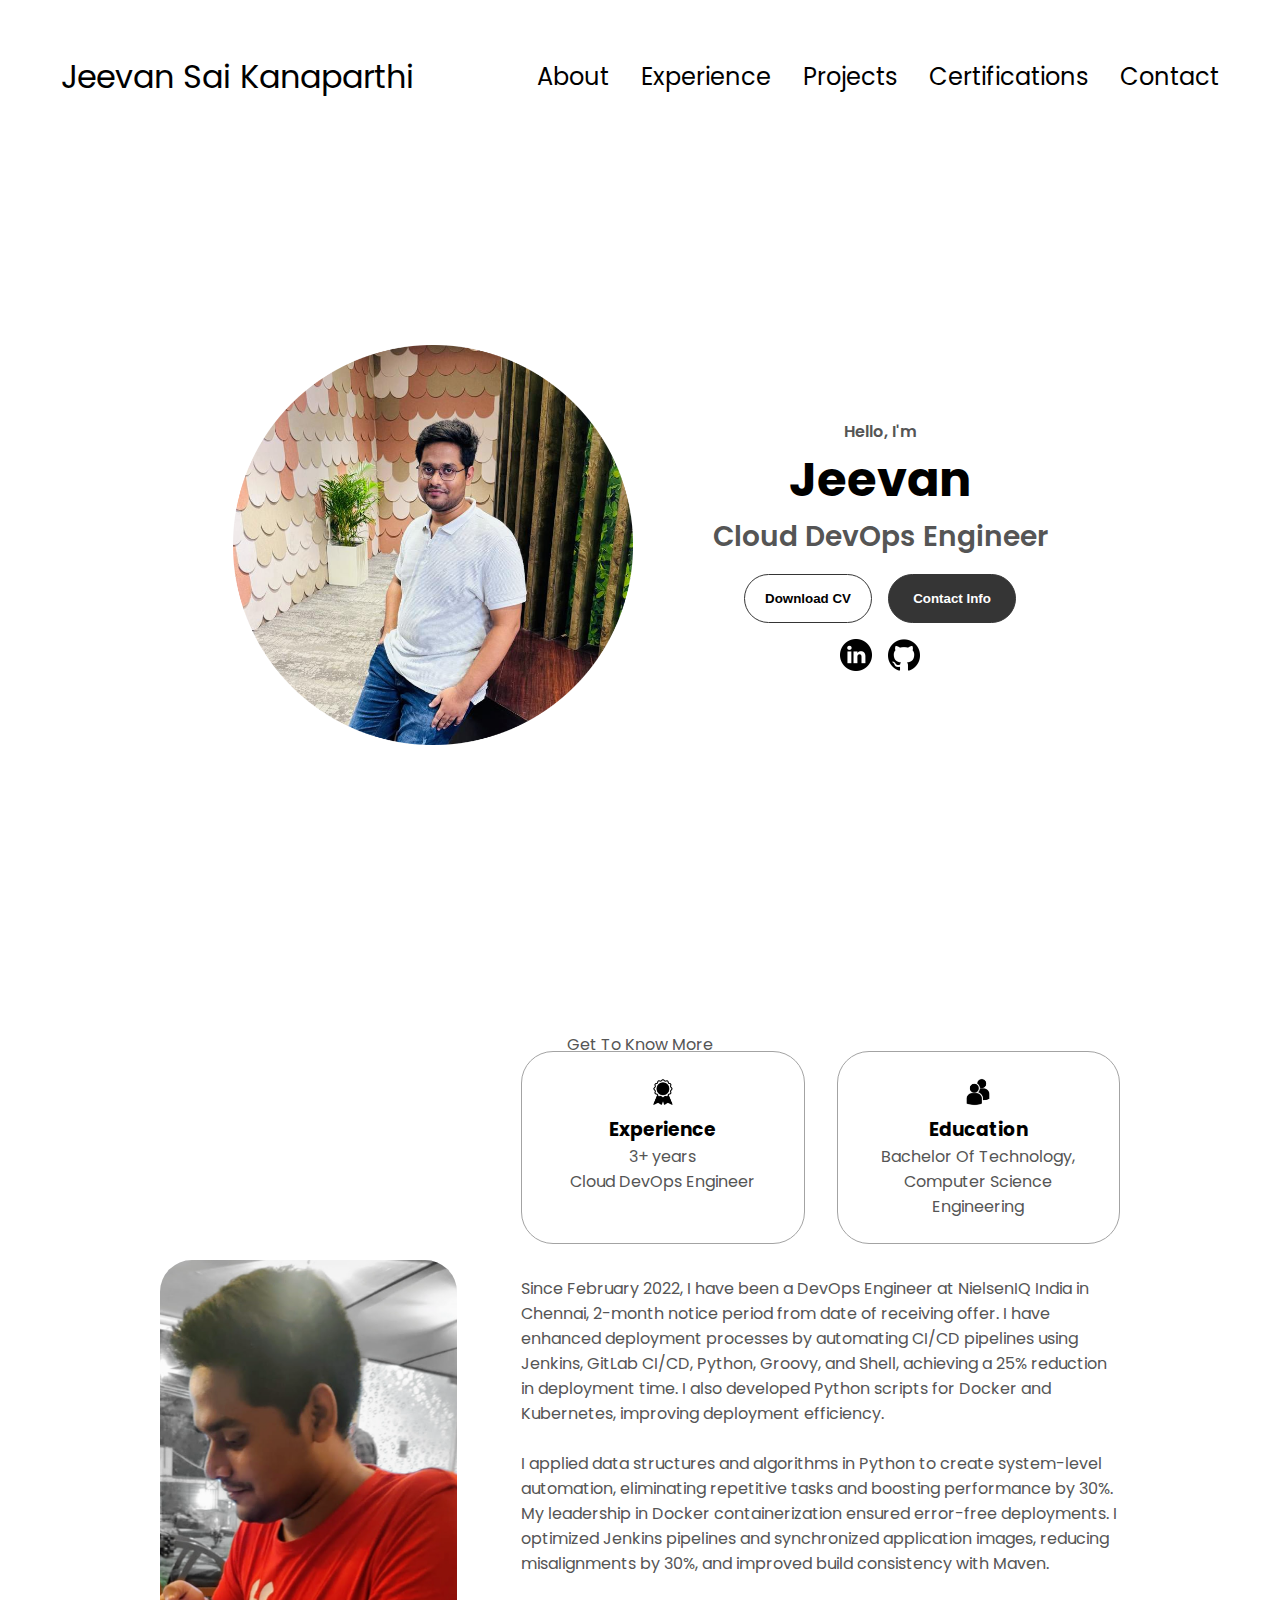
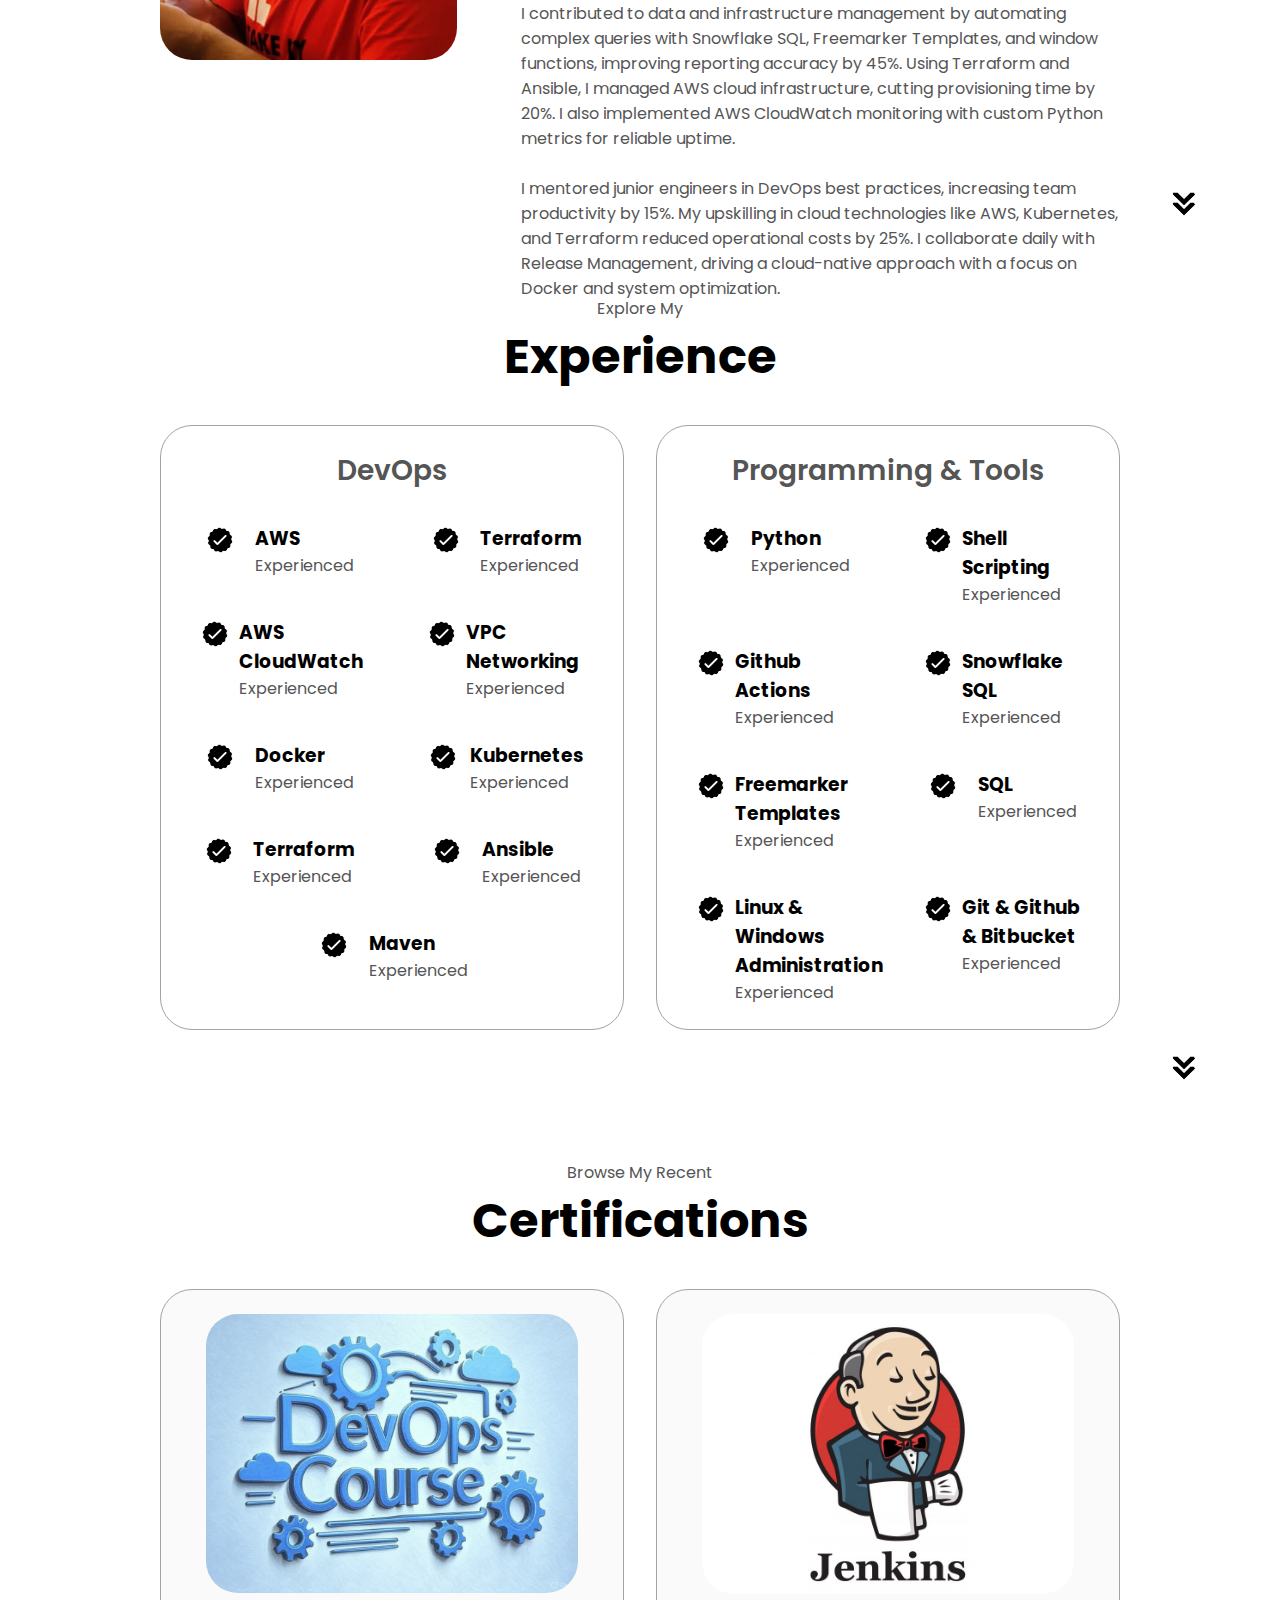
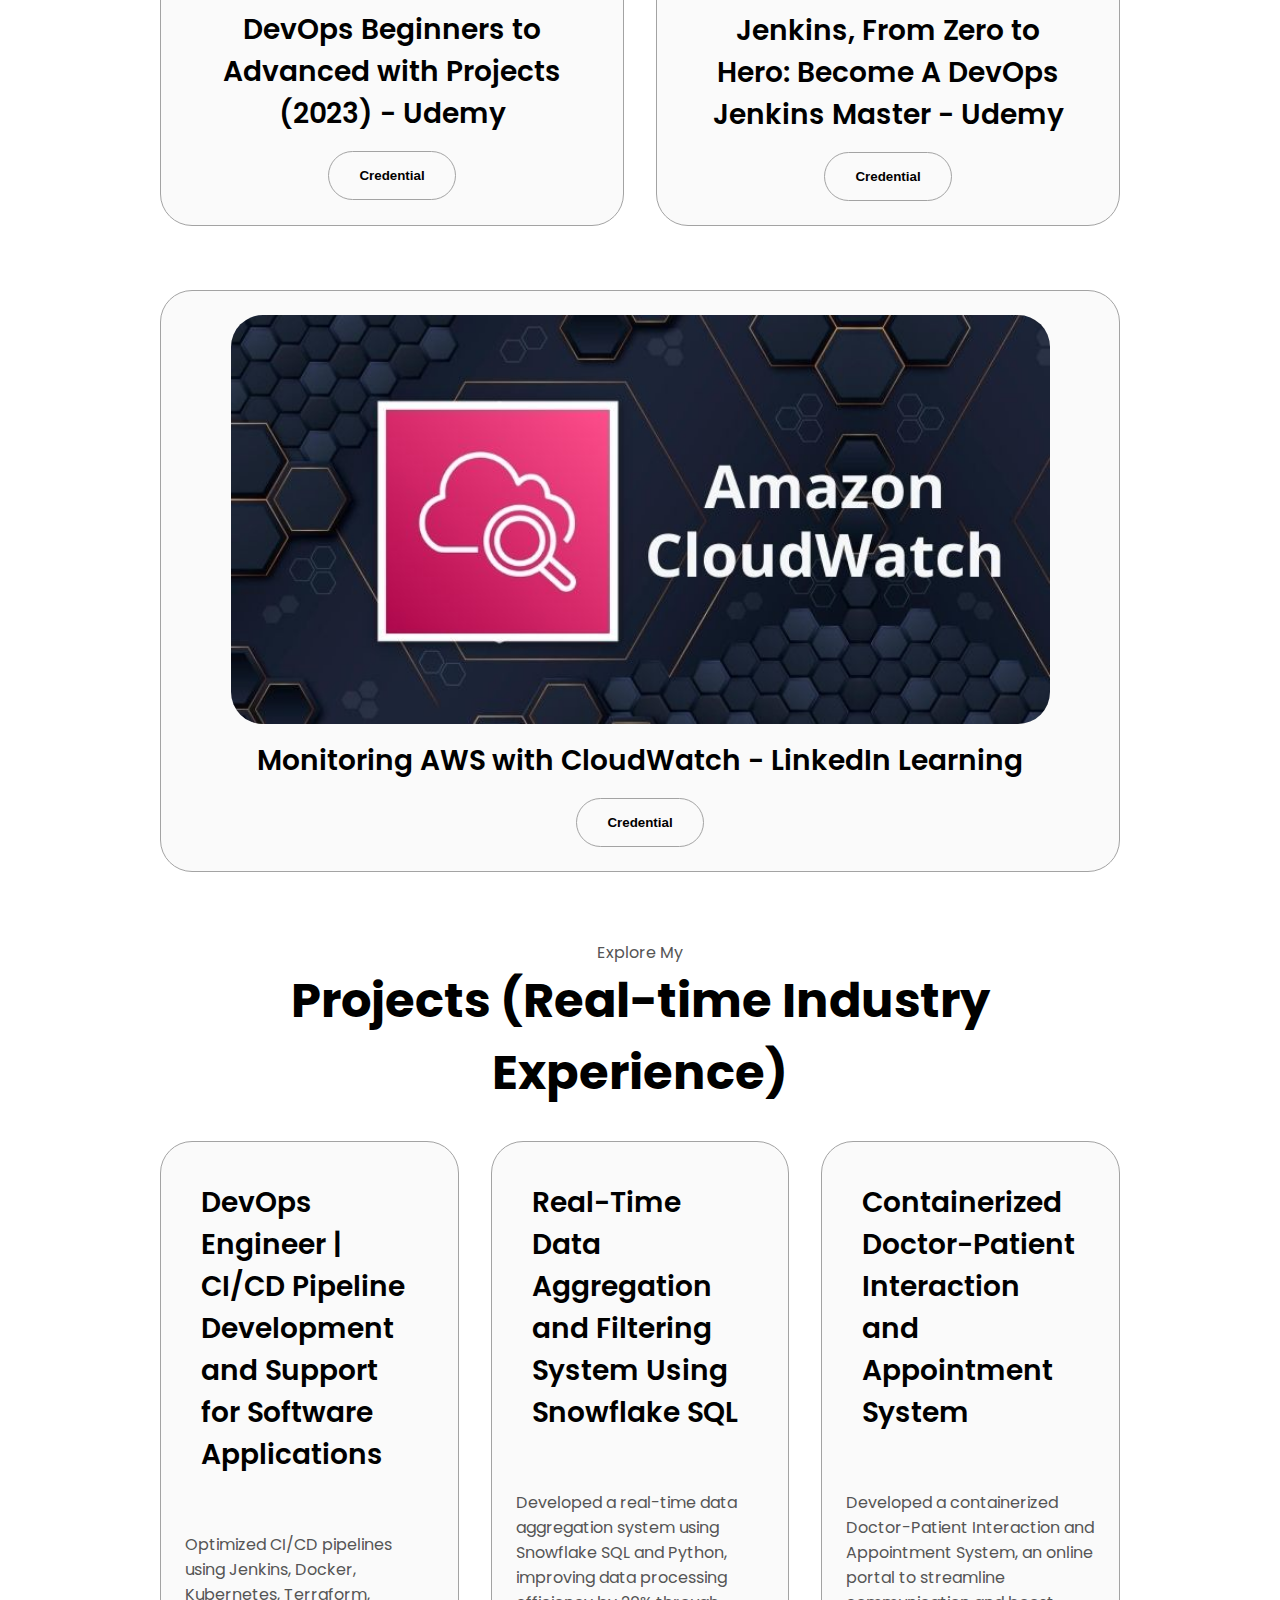
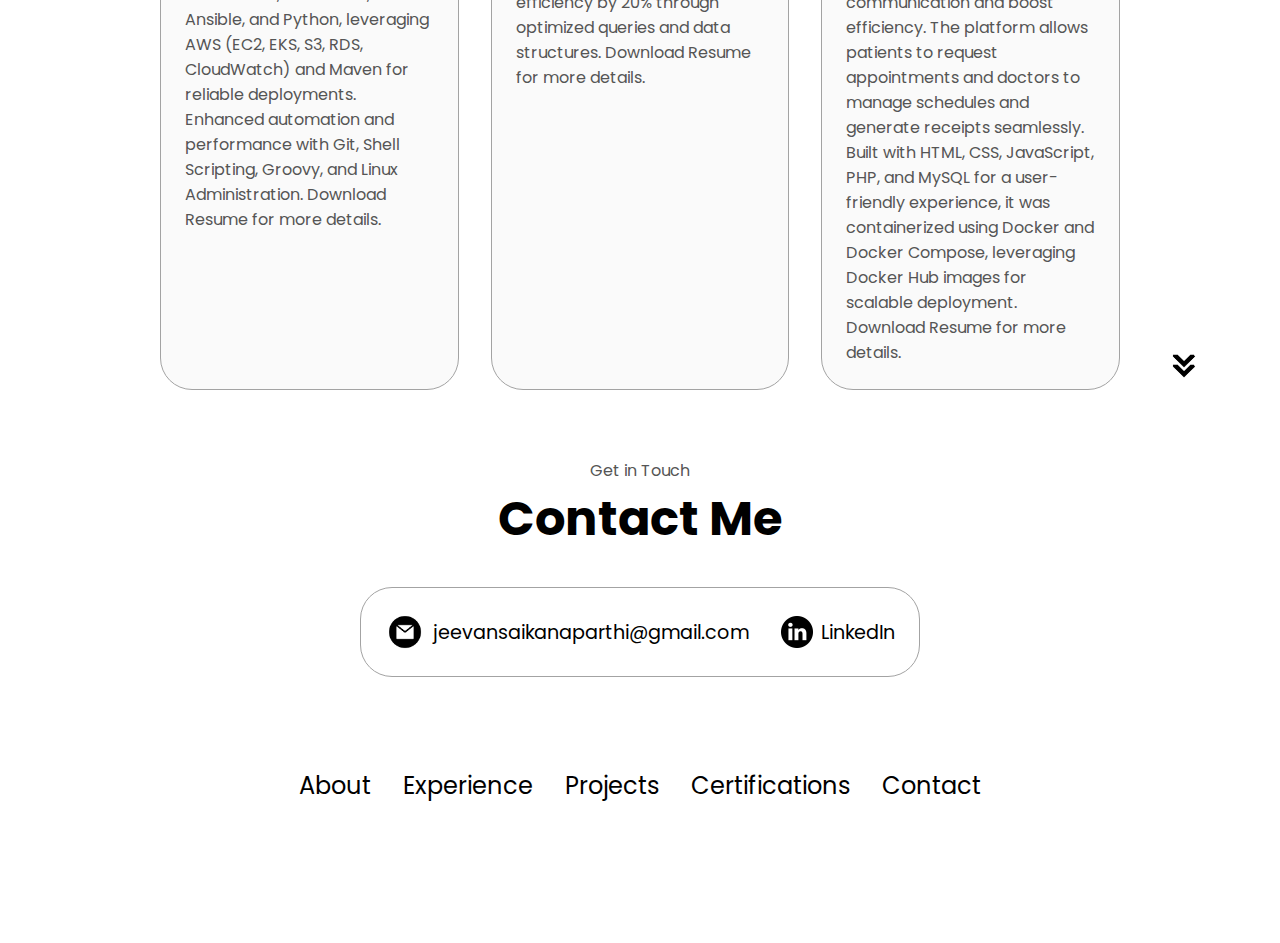
<file: index.html>
<!DOCTYPE html>
<html lang="en">
  <head>
    <meta charset="UTF-8" />
    <meta http-equiv="X-UA-Compatible" content="IE=edge" />
    <meta name="viewport" content="width=device-width, initial-scale=1.0" />
    <title>Jeevan Sai Kanaparthi</title>
    <link rel="stylesheet" href="style.css" />
    <link rel="stylesheet" href="mediaqueries.css" />
  </head>
  <body>
    <nav id="desktop-nav">
      <div class="logo">Jeevan Sai Kanaparthi</div>
      <div>
        <ul class="nav-links">
          <li><a href="#about">About</a></li>
          <li><a href="#experience">Experience</a></li>
          <li><a href="#projects">Projects</a></li>
          <li><a href="#certifications">Certifications</a></li>
          <li><a href="#contact">Contact</a></li>
        </ul>
      </div>
    </nav>
    <nav id="hamburger-nav">
      <div class="logo">Jeevan Sai Kanaparthi</div>
      <div class="hamburger-menu">
        <div class="hamburger-icon" onclick="toggleMenu()">
          <span></span>
          <span></span>
          <span></span>
        </div>
        <div class="menu-links">
          <li><a href="#about" onclick="toggleMenu()">About</a></li>
          <li><a href="#experience" onclick="toggleMenu()">Experience</a></li>
          <li><a href="#projects" onclick="toggleMenu()">Projects</a></li>
          <li><a href="#certifications" onclick="toggleMenu()">Certifications</a></li>
          <li><a href="#contact" onclick="toggleMenu()">Contact</a></li>
        </div>
      </div>
    </nav>
    <section id="profile">
      <div class="section__pic-container">
        <img src="./i2.png" alt="profile picture" />
      </div>
      <div class="section__text">
        <p class="section__text__p1">Hello, I'm</p>
        <h1 class="title">Jeevan</h1>
        <p class="section__text__p2">Cloud DevOps Engineer</p>
        <div class="btn-container">
          <button
            class="btn btn-color-2"
            onclick="window.open('./JEEVAN_SAI_KANAPARTHI.pdf')"
          >
            Download CV
          </button>
          <button class="btn btn-color-1" onclick="location.href='./#contact'">
            Contact Info
          </button>
        </div>
        <div id="socials-container">
          <img
            src="./linkedin.png"
            alt="My LinkedIn profile"
            class="icon"
            onclick="window.open('https://www.linkedin.com/in/jeevan-sai-k-651509217/', '_blank')"
          />
          <img
            src="./github.png"
            alt="My Github profile"
            class="icon"
            onclick="window.open('https://github.com/jsai2001/', '_blank')"
          />
        </div>
      </div>
    </section>
    <section id="about">
      <p class="section__text__p1">Get To Know More</p>
      <h1 class="title">About Me</h1>
      <div class="section-container">
        <div class="section__pic-container">
          <img
            src="./i3.png"
            alt="Profile picture"
            class="about-pic"
          />
        </div>
        <div class="about-details-container">
          <div class="about-containers">
            <div class="details-container">
              <img
                src="./experience.png"
                alt="Experience icon"
                class="icon"
              />
              <h3>Experience</h3>
              <p>3+ years <br />Cloud DevOps Engineer</p>
            </div>
            <div class="details-container">
              <img
                src="./education.png"
                alt="Education icon"
                class="icon"
              />
              <h3>Education</h3>
              <p>Bachelor Of Technology, Computer Science Engineering</p>
            </div>
          </div>
          <div class="text-container">
            <p>
              Since February 2022, I have been a DevOps Engineer at NielsenIQ India in Chennai, 2-month notice period from date of receiving offer. I have enhanced deployment processes by automating CI/CD pipelines using Jenkins, GitLab CI/CD, Python, Groovy, and Shell, achieving a 25% reduction in deployment time. I also developed Python scripts for Docker and Kubernetes, improving deployment efficiency.
              <br><br>
              I applied data structures and algorithms in Python to create system-level automation, eliminating repetitive tasks and boosting performance by 30%. My leadership in Docker containerization ensured error-free deployments. I optimized Jenkins pipelines and synchronized application images, reducing misalignments by 30%, and improved build consistency with Maven.
              <br><br>
              I contributed to data and infrastructure management by automating complex queries with Snowflake SQL, Freemarker Templates, and window functions, improving reporting accuracy by 45%. Using Terraform and Ansible, I managed AWS cloud infrastructure, cutting provisioning time by 20%. I also implemented AWS CloudWatch monitoring with custom Python metrics for reliable uptime.
              <br><br>
              I mentored junior engineers in DevOps best practices, increasing team productivity by 15%. My upskilling in cloud technologies like AWS, Kubernetes, and Terraform reduced operational costs by 25%. I collaborate daily with Release Management, driving a cloud-native approach with a focus on Docker and system optimization.
            </p>
          </div>
        </div>
      </div>
      <img
        src="./arrow.png"
        alt="Arrow icon"
        class="icon arrow"
        onclick="location.href='./#experience'"
      />
    </section>
    <section id="experience">
      <p class="section__text__p1">Explore My</p>
      <h1 class="title">Experience</h1>
      <div class="experience-details-container">
        <div class="about-containers">
          <div class="details-container">
            <h2 class="experience-sub-title">DevOps</h2>
            <div class="article-container">
              <!-- <article>
                <img
                  src="./checkmark.png"
                  alt="Experience icon"
                  class="icon"
                />
                <div>
                  <h3>PostgreSQL</h3>
                  <p>Basic</p>
                </div>
              </article> -->
              <!-- <article>
                <img
                  src="./checkmark.png"
                  alt="Experience icon"
                  class="icon"
                />
                <div>
                  <h3>Node JS</h3>
                  <p>Intermediate</p>
                </div>
              </article> -->
              <article>
                <img
                  src="./checkmark.png"
                  alt="Experience icon"
                  class="icon"
                />
                <div>
                  <h3>AWS</h3>
                  <p>Experienced</p>
                </div>
              </article>
              <article>
                <img
                  src="./checkmark.png"
                  alt="Experience icon"
                  class="icon"
                />
                <div>
                  <h3>Terraform</h3>
                  <p>Experienced</p>
                </div>
              </article>
      
              <article>
                <img
                  src="./checkmark.png"
                  alt="Experience icon"
                  class="icon"
                />
                <div>
                  <h3>AWS CloudWatch</h3>
                  <p>Experienced</p>
                </div>
              </article>
              <article>
                <img
                  src="./checkmark.png"
                  alt="Experience icon"
                  class="icon"
                />
                <div>
                  <h3>VPC Networking</h3>
                  <p>Experienced</p>
                </div>
              </article>
              <article>
                <img
                  src="./checkmark.png"
                  alt="Experience icon"
                  class="icon"
                />
                <div>
                  <h3>Docker</h3>
                  <p>Experienced</p>
                </div>
              </article>
              <article>
                <img
                  src="./checkmark.png"
                  alt="Experience icon"
                  class="icon"
                />
                <div>
                  <h3>Kubernetes</h3>
                  <p>Experienced</p>
                </div>
              </article>
              <article>
                <img
                  src="./checkmark.png"
                  alt="Experience icon"
                  class="icon"
                />
                <div>
                  <h3>Terraform</h3>
                  <p>Experienced</p>
                </div>
              </article>
              <article>
                <img
                  src="./checkmark.png"
                  alt="Experience icon"
                  class="icon"
                />
                <div>
                  <h3>Ansible</h3>
                  <p>Experienced</p>
                </div>
              </article>
              <article>
                <img
                  src="./checkmark.png"
                  alt="Experience icon"
                  class="icon"
                />
                <div>
                  <h3>Maven</h3>
                  <p>Experienced</p>
                </div>
              </article>
            </div>
          </div>
          <div class="details-container">
            <h2 class="experience-sub-title">Programming & Tools</h2>
            <div class="article-container">
              <!-- <article>
                <img
                  src="./checkmark.png"
                  alt="Experience icon"
                  class="icon"
                />
                <div>
                  <h3>PostgreSQL</h3>
                  <p>Basic</p>
                </div>
              </article> -->
              <!-- <article>
                <img
                  src="./checkmark.png"
                  alt="Experience icon"
                  class="icon"
                />
                <div>
                  <h3>Node JS</h3>
                  <p>Intermediate</p>
                </div>
              </article> -->
              <article>
                <img
                  src="./checkmark.png"
                  alt="Experience icon"
                  class="icon"
                />
                <div>
                  <h3>Python</h3>
                  <p>Experienced</p>
                </div>
              </article>
              <article>
                <img
                  src="./checkmark.png"
                  alt="Experience icon"
                  class="icon"
                />
                <div>
                  <h3>Shell Scripting</h3>
                  <p>Experienced</p>
                </div>
              </article>
      
              <article>
                <img
                  src="./checkmark.png"
                  alt="Experience icon"
                  class="icon"
                />
                <div>
                  <h3>Github Actions</h3>
                  <p>Experienced</p>
                </div>
              </article>
              <article>
                <img
                  src="./checkmark.png"
                  alt="Experience icon"
                  class="icon"
                />
                <div>
                  <h3>Snowflake SQL</h3>
                  <p>Experienced</p>
                </div>
              </article>
              <article>
                <img
                  src="./checkmark.png"
                  alt="Experience icon"
                  class="icon"
                />
                <div>
                  <h3>Freemarker Templates</h3>
                  <p>Experienced</p>
                </div>
              </article>
              <article>
                <img
                  src="./checkmark.png"
                  alt="Experience icon"
                  class="icon"
                />
                <div>
                  <h3>SQL</h3>
                  <p>Experienced</p>
                </div>
              </article>
              <article>
                <img
                  src="./checkmark.png"
                  alt="Experience icon"
                  class="icon"
                />
                <div>
                  <h3>Linux & Windows Administration</h3>
                  <p>Experienced</p>
                </div>
              </article>
              <article>
                <img
                  src="./checkmark.png"
                  alt="Experience icon"
                  class="icon"
                />
                <div>
                  <h3>Git & Github & Bitbucket</h3>
                  <p>Experienced</p>
                </div>
              </article>
            </div>
          </div>
        </div>
      </div>
      <img
        src="./arrow.png"
        alt="Arrow icon"
        class="icon arrow"
        onclick="location.href='./#certifications'"
      />
    </section>
    <section id="certifications">
      <p class="section__text__p1">Browse My Recent</p>
      <h1 class="title">Certifications</h1>
      <div class="experience-details-container">
        <div class="about-containers">
          <div class="details-container color-container">
            <div class="article-container">
              <img
                src="./project-1.png"
                alt="Project 1"
                class="project-img"
              />
            </div>
            <h2 class="experience-sub-title project-title">DevOps Beginners to Advanced with Projects (2023) - Udemy</h2>
            <div class="btn-container">
              <button
                class="btn btn-color-2 project-btn"
                onclick="location.href='https://www.udemy.com/certificate/UC-ebddbb2f-2f6a-4ef8-8186-c7cf0c9ee6d8/'"
              >
              Credential
              </button>
            </div>
          </div>
          <div class="details-container color-container">
            <div class="article-container">
              <img
                src="./project-2.png"
                alt="Project 2"
                class="project-img"
              />
            </div>
            <h2 class="experience-sub-title project-title">Jenkins, From Zero to Hero: Become A DevOps Jenkins Master - Udemy</h2>
            <div class="btn-container">
              <button
                class="btn btn-color-2 project-btn"
                onclick="location.href='https://www.udemy.com/certificate/UC-24e4e609-f7e0-4d46-a10b-23d996a7ffa9/'"
              >
              Credential
              </button>
            </div>
          </div>
          <!-- <div class="details-container color-container">
            <div class="article-container">
              <img
                src="./project-3.png"
                alt="Project 3"
                class="project-img"
              />
            </div>
            <h2 class="experience-sub-title project-title">Continuous Integration and Continuous Delivery with GitLab - LinkedIn Learning</h2>
            <div class="btn-container">
              <button
                class="btn btn-color-2 project-btn"
                onclick="location.href='https://www.linkedin.com/learning/certificates/d36c3ea3d3c82594dbfe2be297010daec1edcb19944323b7ffc16e1889d4eb6f?u=102224978'"
              >
              Credential
              </button>
            </div>
          </div> -->
        </div>
        <div class="about-containers">
          <!-- <div class="details-container color-container">
            <div class="article-container">
              <img
                src="./project-4.png"
                alt="Project 2"
                class="project-img"
              />
            </div>
            <h2 class="experience-sub-title project-title"> AWS Cloud Formation for Beginners - LinkedIn Learning</h2>
            <div class="btn-container">
              <button
                class="btn btn-color-2 project-btn"
                onclick="location.href='https://www.linkedin.com/learning/certificates/a8b594d59366d1cf6f2e8f118344a0a23be6b199d7e47176de8708d276a06184?u=102224978'"
              >
              Credential
              </button>
            </div>
          </div> -->
          <div class="details-container color-container">
            <div class="article-container">
              <img
                src="./project-5.png"
                alt="Project 2"
                class="project-img"
              />
            </div>
            <h2 class="experience-sub-title project-title">Monitoring AWS with CloudWatch - LinkedIn Learning</h2>
            <div class="btn-container">
              <button
                class="btn btn-color-2 project-btn"
                onclick="location.href='https://www.linkedin.com/learning/certificates/ec11d6a015ad6f697f941af8741c85b63dfe5483830919b398684fb4a2d973ba?u=102224978'"
              >
              Credential
              </button>
            </div>
          </div>
        </div>
      </div>
    </section>
    <section id="projects">
      <p class="section__text__p1">Explore My</p>
      <h1 class="title">Projects (Real-time Industry Experience)</h1>
      <div class="experience-details-container">
        <div class="about-containers">
          <div class="details-container color-container">
            <div class="article-container">
              <h2 class="experience-sub-title project-title">DevOps Engineer | CI/CD Pipeline Development and Support for Software Applications</h2>
              <p>Optimized CI/CD pipelines using Jenkins, Docker, Kubernetes, Terraform, Ansible, and Python, leveraging AWS (EC2, EKS, S3, RDS, CloudWatch) and Maven for reliable deployments. Enhanced automation and performance with Git, Shell Scripting, Groovy, and Linux Administration. Download Resume for more details.</p>
            </div>
          </div>
          <div class="details-container color-container">
            <div class="article-container">
              <h2 class="experience-sub-title project-title">Real-Time Data Aggregation and Filtering System Using Snowflake SQL</h2>
              <p>Developed a real-time data aggregation system using Snowflake SQL and Python, improving data processing efficiency by 20% through optimized queries and data structures. Download Resume for more details.</p>
            </div>
          </div>
          <div class="details-container color-container">
            <div class="article-container">
              <h2 class="experience-sub-title project-title">Containerized Doctor-Patient Interaction and Appointment System</h2>
              <p>Developed a containerized Doctor-Patient Interaction and Appointment System, an online portal to streamline communication and boost efficiency. The platform allows patients to request appointments and doctors to manage schedules and generate receipts seamlessly. Built with HTML, CSS, JavaScript, PHP, and MySQL for a user-friendly experience, it was containerized using Docker and Docker Compose, leveraging Docker Hub images for scalable deployment. Download Resume for more details.</p>
            </div>
          </div>
          <!-- Add more projects as needed -->
        </div>
      </div>
      <img
        src="./arrow.png"
        alt="Arrow icon"
        class="icon arrow"
        onclick="location.href='./#contact'"
      />
    </section>
    <section id="contact">
      <p class="section__text__p1">Get in Touch</p>
      <h1 class="title">Contact Me</h1>
      <div class="contact-info-upper-container">
        <div class="contact-info-container">
          <img
            src="./email.png"
            alt="Email icon"
            class="icon contact-icon email-icon"
          />
          <p><a href="mailto:jeevansaikanaparthi@gmail.com">jeevansaikanaparthi@gmail.com</a></p>
        </div>
        <div class="contact-info-container" onclick="window.open('https://www.linkedin.com/in/jeevan-sai-k-651509217/', '_blank')">
          <img
            src="./linkedin.png"
            alt="LinkedIn icon"
            class="icon contact-icon"
          />
          <p ><a>LinkedIn</a></p>
        </div>
      </div>
    </section>
    <footer>
      <nav>
        <div class="nav-links-container">
          <ul class="nav-links">
            <li><a href="#about">About</a></li>
            <li><a href="#experience">Experience</a></li>
            <li><a href="#projects">Projects</a></li>
            <li><a href="#certifications">Certifications</a></li>
            <li><a href="#contact">Contact</a></li>
          </ul>
        </div>
      </nav>
      <!-- <p>Copyright &#169; 2024 Meha. All Rights Reserved.</p> -->
    </footer>
    <script src="script.js"></script>
  </body>
</html>
</file>
<file: style.css>
/* GENERAL */

@import url("https://fonts.googleapis.com/css2?family=Poppins:wght@300;400;500;600&display=swap");

* {
  margin: 0;
  padding: 0;
}

body {
  font-family: "Poppins", sans-serif;
}

html {
  scroll-behavior: smooth;
}

p {
  color: rgb(85, 85, 85);
}

/* TRANSITION */

a,
.btn {
  transition: all 300ms ease;
}

/* DESKTOP NAV */

nav,
.nav-links {
  display: flex;
}

nav {
  justify-content: space-around;
  align-items: center;
  height: 17vh;
}

.nav-links {
  gap: 2rem;
  list-style: none;
  font-size: 1.5rem;
}

a {
  color: black;
  text-decoration: none;
  text-decoration-color: white;
}

a:hover {
  color: grey;
  text-decoration: underline;
  text-underline-offset: 1rem;
  text-decoration-color: rgb(181, 181, 181);
}

.logo {
  font-size: 2rem;
}

.logo:hover {
  cursor: default;
}

/* HAMBURGER MENU */

#hamburger-nav {
  display: none;
}

.hamburger-menu {
  position: relative;
  display: inline-block;
}

.hamburger-icon {
  display: flex;
  flex-direction: column;
  justify-content: space-between;
  height: 24px;
  width: 30px;
  cursor: pointer;
}

.hamburger-icon span {
  width: 100%;
  height: 2px;
  background-color: black;
  transition: all 0.3 ease-in-out;
}

.menu-links {
  position: absolute;
  top: 100%;
  right: 0;
  background-color: white;
  width: fit-content;
  max-height: 0;
  overflow: hidden;
  transition: all 0.3 ease-in-out;
}

.menu-links a {
  display: block;
  padding: 10px;
  text-align: center;
  font-size: 1.5rem;
  color: black;
  text-decoration: none;
  transition: all 0.3 ease-in-out;
}

.menu-links li {
  list-style: none;
}

.menu-links.open {
  max-height: 300px;
}

.hamburger-icon.open span:first-child {
  transform: rotate(45deg) translate(10px, 5px);
}

.hamburger-icon.open span:nth-child(2) {
  opacity: 0;
}

.hamburger-icon.open span:last-child {
  transform: rotate(-45deg) translate(10px, -5px);
}

.hamburger-icon span:first-child {
  transform: none;
}

.hamburger-icon span:first-child {
  opacity: 1;
}

.hamburger-icon span:first-child {
  transform: none;
}

/* SECTIONS */

section {
  padding-top: 4vh;
  height: 96vh;
  margin: 0 10rem;
  box-sizing: border-box;
  min-height: fit-content;
}

.section-container {
  display: flex;
}

/* PROFILE SECTION */

#profile {
  display: flex;
  justify-content: center;
  gap: 5rem;
  height: 80vh;
}

.section__pic-container {
  display: flex;
  height: 400px;
  width: 400px;
  margin: auto 0;
}

.section__text {
  align-self: center;
  text-align: center;
}

.section__text p {
  font-weight: 600;
}

.section__text__p1 {
  text-align: center;
}

.section__text__p2 {
  font-size: 1.75rem;
  margin-bottom: 1rem;
}

.title {
  font-size: 3rem;
  text-align: center;
}

#socials-container {
  display: flex;
  justify-content: center;
  margin-top: 1rem;
  gap: 1rem;
}

/* ICONS */

.icon {
  cursor: pointer;
  height: 2rem;
}

/* BUTTONS */

.btn-container {
  display: flex;
  justify-content: center;
  gap: 1rem;
}

.btn {
  font-weight: 600;
  transition: all 300ms ease;
  padding: 1rem;
  width: 8rem;
  border-radius: 2rem;
}

.btn-color-1,
.btn-color-2 {
  border: rgb(53, 53, 53) 0.1rem solid;
}

.btn-color-1:hover,
.btn-color-2:hover {
  cursor: pointer;
}

.btn-color-1,
.btn-color-2:hover {
  background: rgb(53, 53, 53);
  color: white;
}

.btn-color-1:hover {
  background: rgb(0, 0, 0);
}

.btn-color-2 {
  background: none;
}

.btn-color-2:hover {
  border: rgb(255, 255, 255) 0.1rem solid;
}

.btn-container {
  gap: 1rem;
}

/* ABOUT SECTION */

#about {
  position: relative;
}

.about-containers {
  gap: 2rem;
  margin-bottom: 2rem;
  margin-top: 2rem;
}

.about-details-container {
  justify-content: center;
  flex-direction: column;
}

.about-containers,
.about-details-container {
  display: flex;
}

.about-pic {
  border-radius: 2rem;
}

.arrow {
  position: absolute;
  right: -5rem;
  bottom: 2.5rem;
}

.details-container {
  padding: 1.5rem;
  flex: 1;
  background: white;
  border-radius: 2rem;
  border: rgb(53, 53, 53) 0.1rem solid;
  border-color: rgb(163, 163, 163);
  text-align: center;
}

.section-container {
  gap: 4rem;
  height: 80%;
}

.section__pic-container {
  height: 400px;
  width: 400px;
  margin: auto 0;
}

/* EXPERIENCE SECTION */

#experience {
  position: relative;
}

.experience-sub-title {
  color: rgb(85, 85, 85);
  font-weight: 600;
  font-size: 1.75rem;
  margin-bottom: 2rem;
}

.experience-details-container {
  display: flex;
  justify-content: center;
  flex-direction: column;
}

.article-container {
  display: flex;
  text-align: initial;
  flex-wrap: wrap;
  flex-direction: row;
  gap: 2.5rem;
  justify-content: space-around;
}

article {
  display: flex;
  width: 10rem;
  justify-content: space-around;
  gap: 0.5rem;
}

article .icon {
  cursor: default;
}

/* PROJECTS SECTION */

#projects {
  position: relative;
}

.color-container {
  border-color: rgb(163, 163, 163);
  background: rgb(250, 250, 250);
}

.project-img {
  border-radius: 2rem;
  width: 90%;
  height: 90%;
}

.project-title {
  margin: 1rem;
  color: black;
}

.project-btn {
  color: black;
  border-color: rgb(163, 163, 163);
}

/* CONTACT */

#contact {
  display: flex;
  justify-content: center;
  flex-direction: column;
  height: 70vh;
}

.contact-info-upper-container {
  display: flex;
  justify-content: center;
  border-radius: 2rem;
  border: rgb(53, 53, 53) 0.1rem solid;
  border-color: rgb(163, 163, 163);
  background: (250, 250, 250);
  margin: 2rem auto;
  padding: 0.5rem;
}

.contact-info-container {
  display: flex;
  align-items: center;
  justify-content: center;
  gap: 0.5rem;
  margin: 1rem;
}

.contact-info-container p {
  font-size: larger;
}

.contact-icon {
  cursor: default;
}

.email-icon {
  height: 2.5rem;
}

/* FOOTER SECTION */

footer {
  height: 26vh;
  margin: 0 1rem;
}

footer p {
  text-align: center;
}
</file>
<file: mediaqueries.css>
@media screen and (max-width: 1400px) {
  #profile {
    height: 83vh;
    margin-bottom: 6rem;
  }
  .about-containers {
    flex-wrap: wrap;
  }
  #contact,
  #projects {
    height: fit-content;
  }
}

@media screen and (max-width: 1200px) {
  #desktop-nav {
    display: none;
  }
  #hamburger-nav {
    display: flex;
  }
  #experience,
  .experience-details-container {
    margin-top: 2rem;
  }
  #profile,
  .section-container {
    display: block;
  }
  .arrow {
    display: none;
  }
  section,
  .section-container {
    height: fit-content;
  }
  section {
    margin: 0 5%;
  }
  .section__pic-container {
    width: 275px;
    height: 275px;
    margin: 0 auto 2rem;
  }
  .about-containers {
    margin-top: 0;
  }
}

@media screen and (max-width: 600px) {
  #contact,
  footer {
    height: 40vh;
  }
  #profile {
    height: 83vh;
    margin-bottom: 0;
  }
  article {
    font-size: 1rem;
  }
  footer nav {
    height: fit-content;
    margin-bottom: 2rem;
  }
  .about-containers,
  .contact-info-upper-container,
  .btn-container {
    flex-wrap: wrap;
  }
  .contact-info-container {
    margin: 0;
  }
  .contact-info-container p,
  .nav-links li a {
    font-size: 1rem;
  }
  .experience-sub-title {
    font-size: 1.25rem;
  }
  .logo {
    font-size: 1.5rem;
  }
  .nav-links {
    flex-direction: column;
    gap: 0.5rem;
    text-align: center;
  }
  .section__pic-container {
    width: auto;
    height: 46vw;
    justify-content: center;
  }
  .section__text__p2 {
    font-size: 1.25rem;
  }
  .title {
    font-size: 2rem;
  }
  .text-container {
    text-align: justify;
  }
}
</file>
